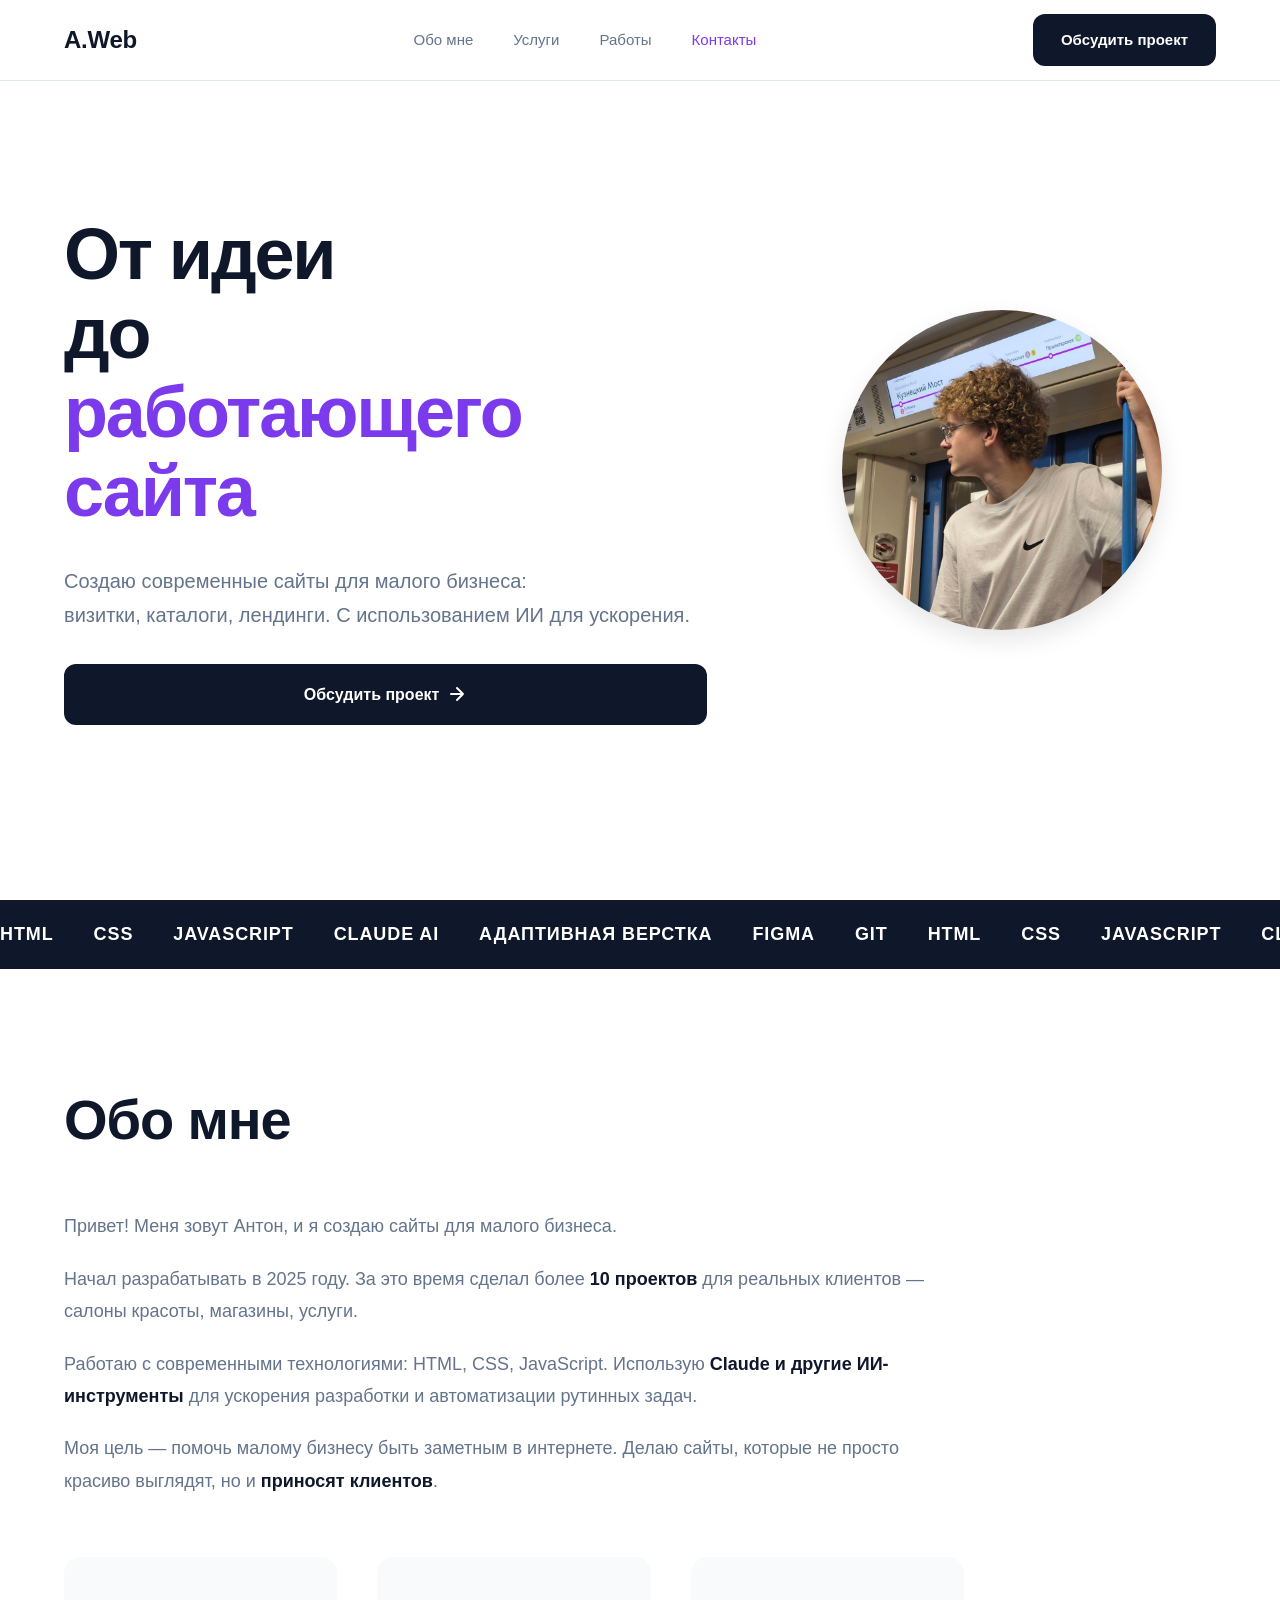
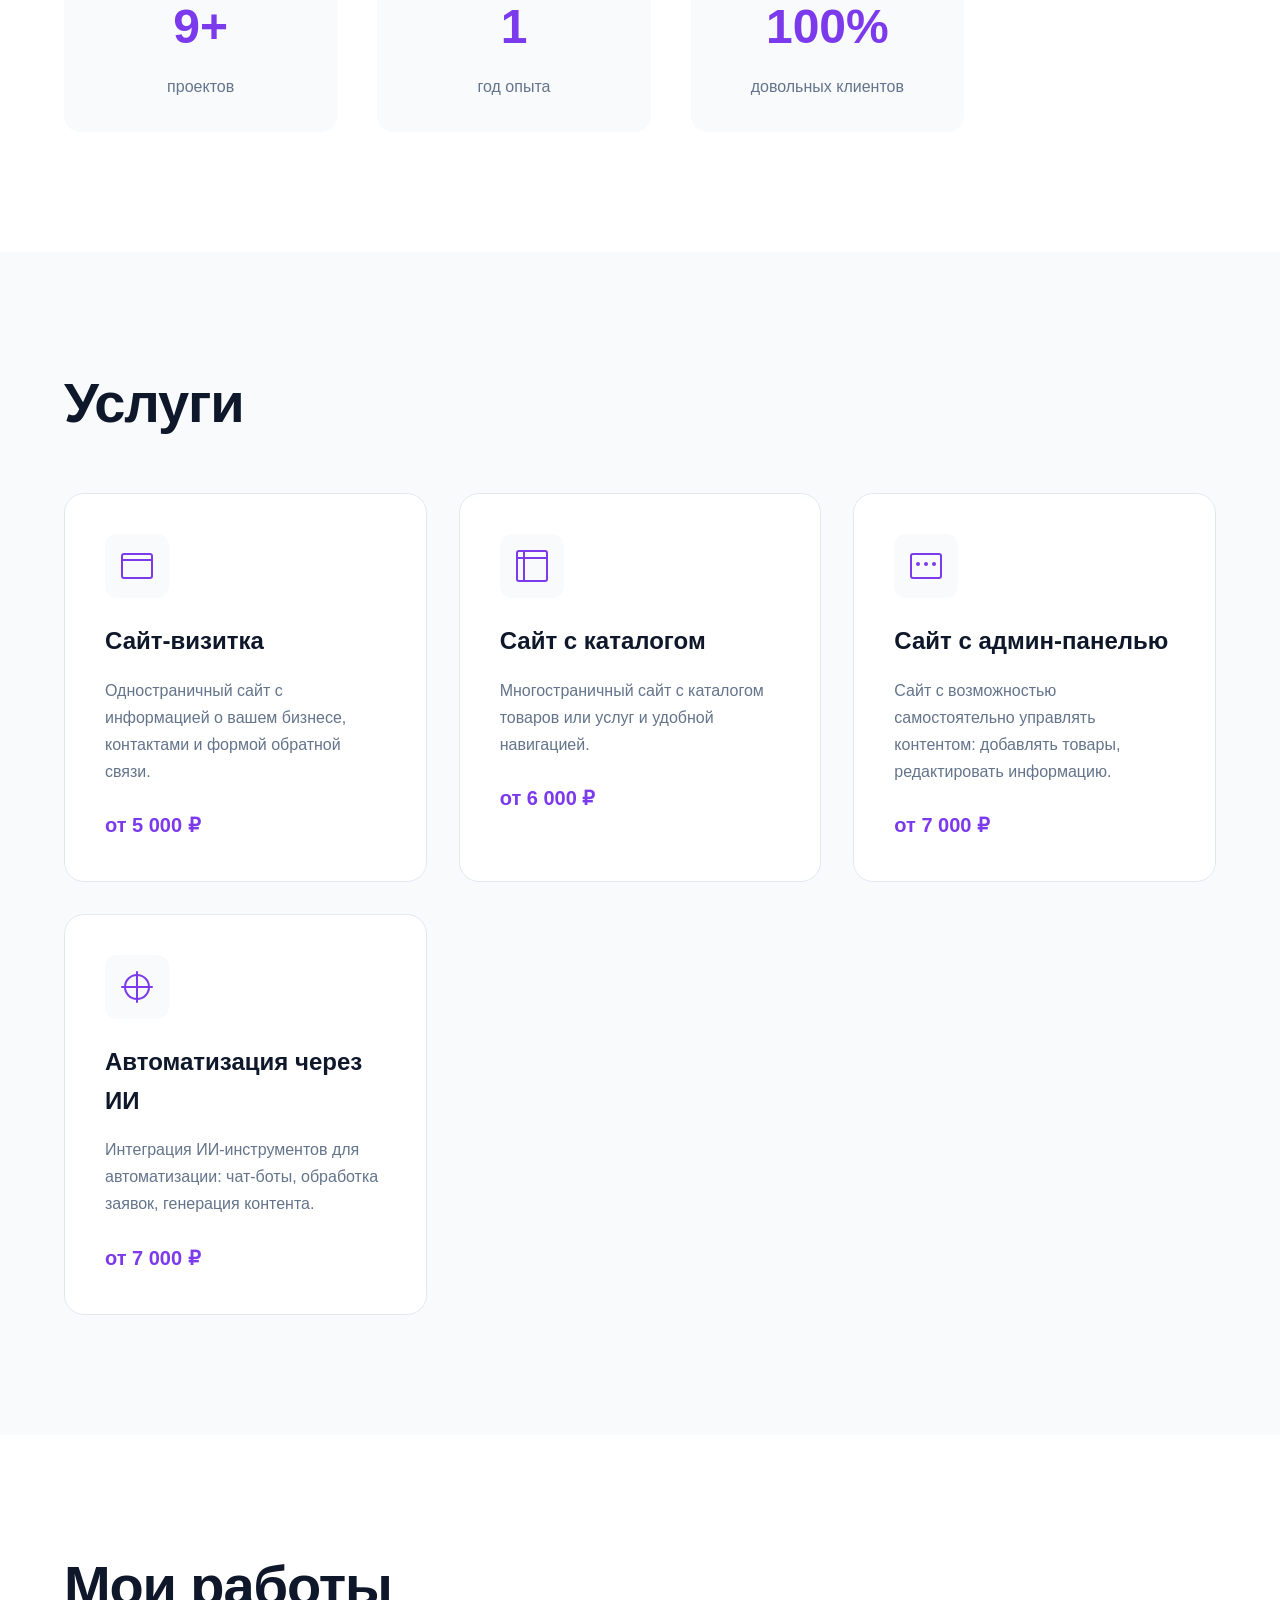
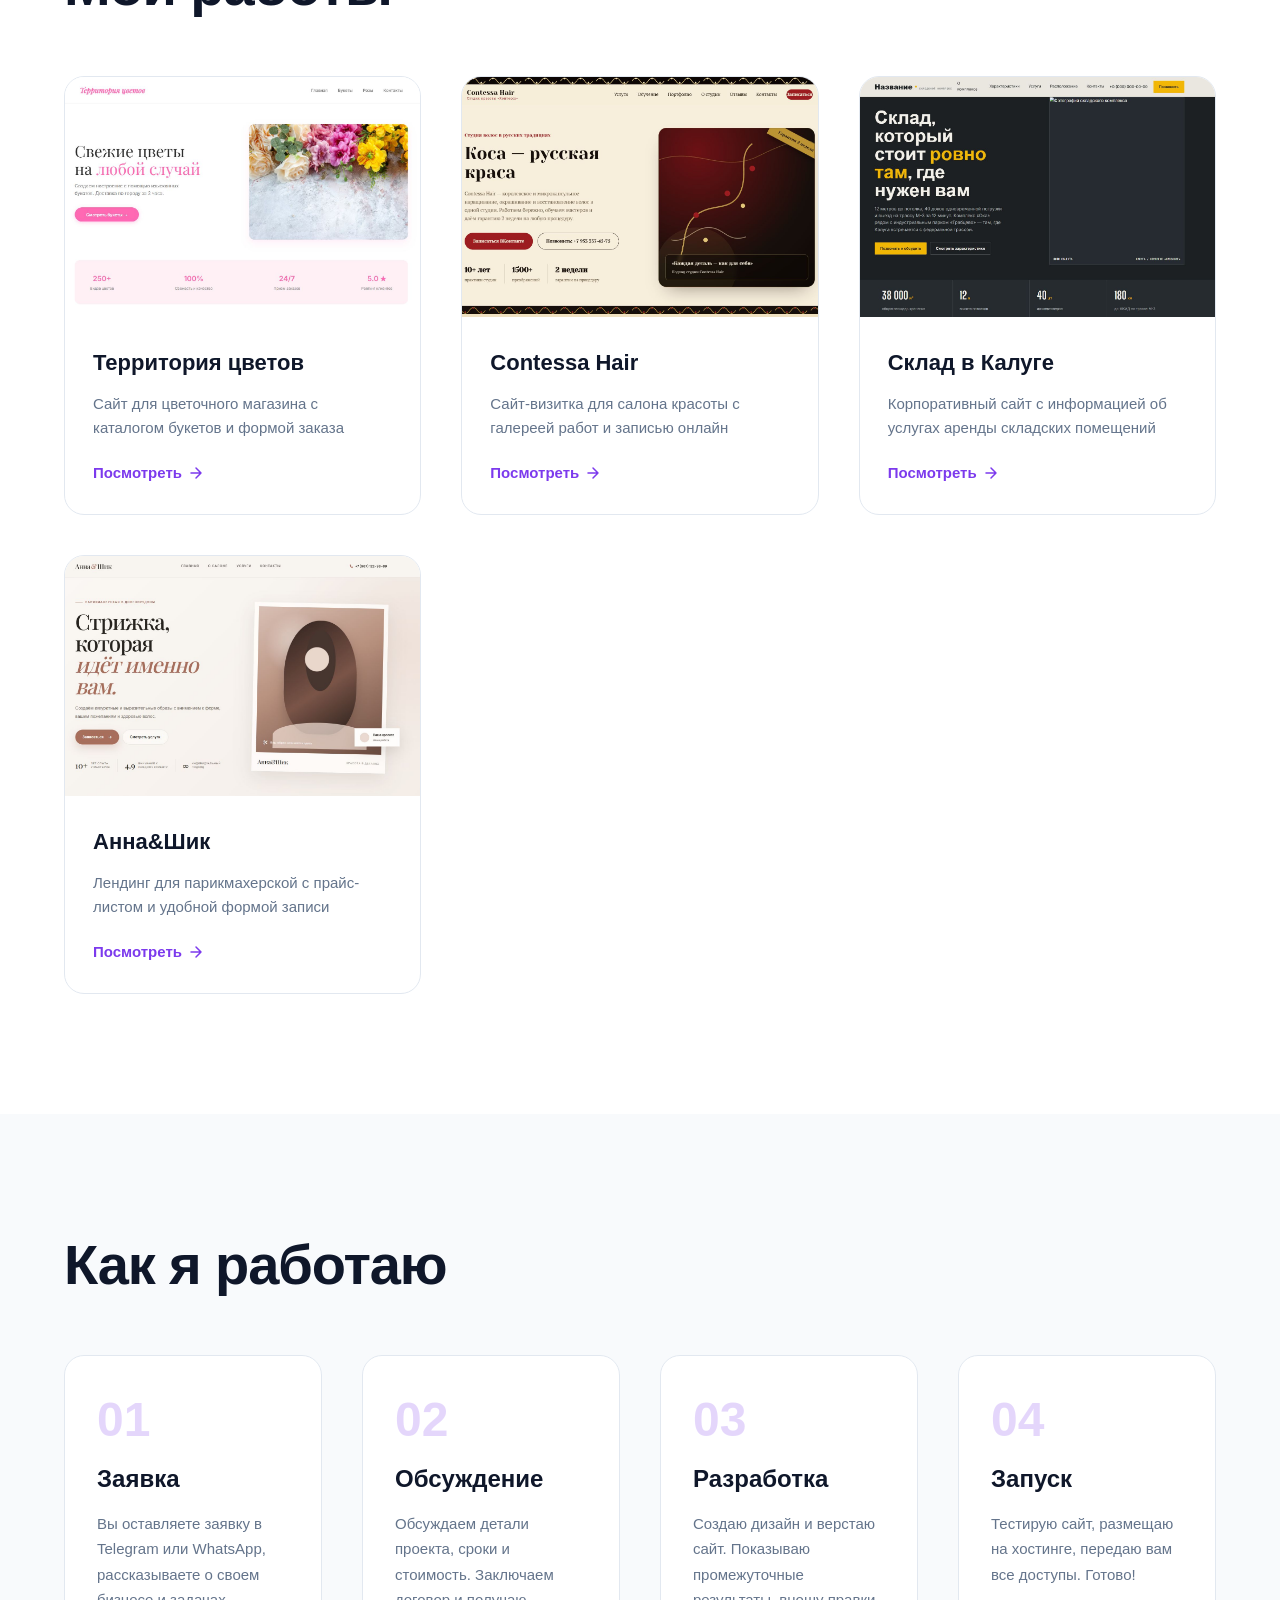
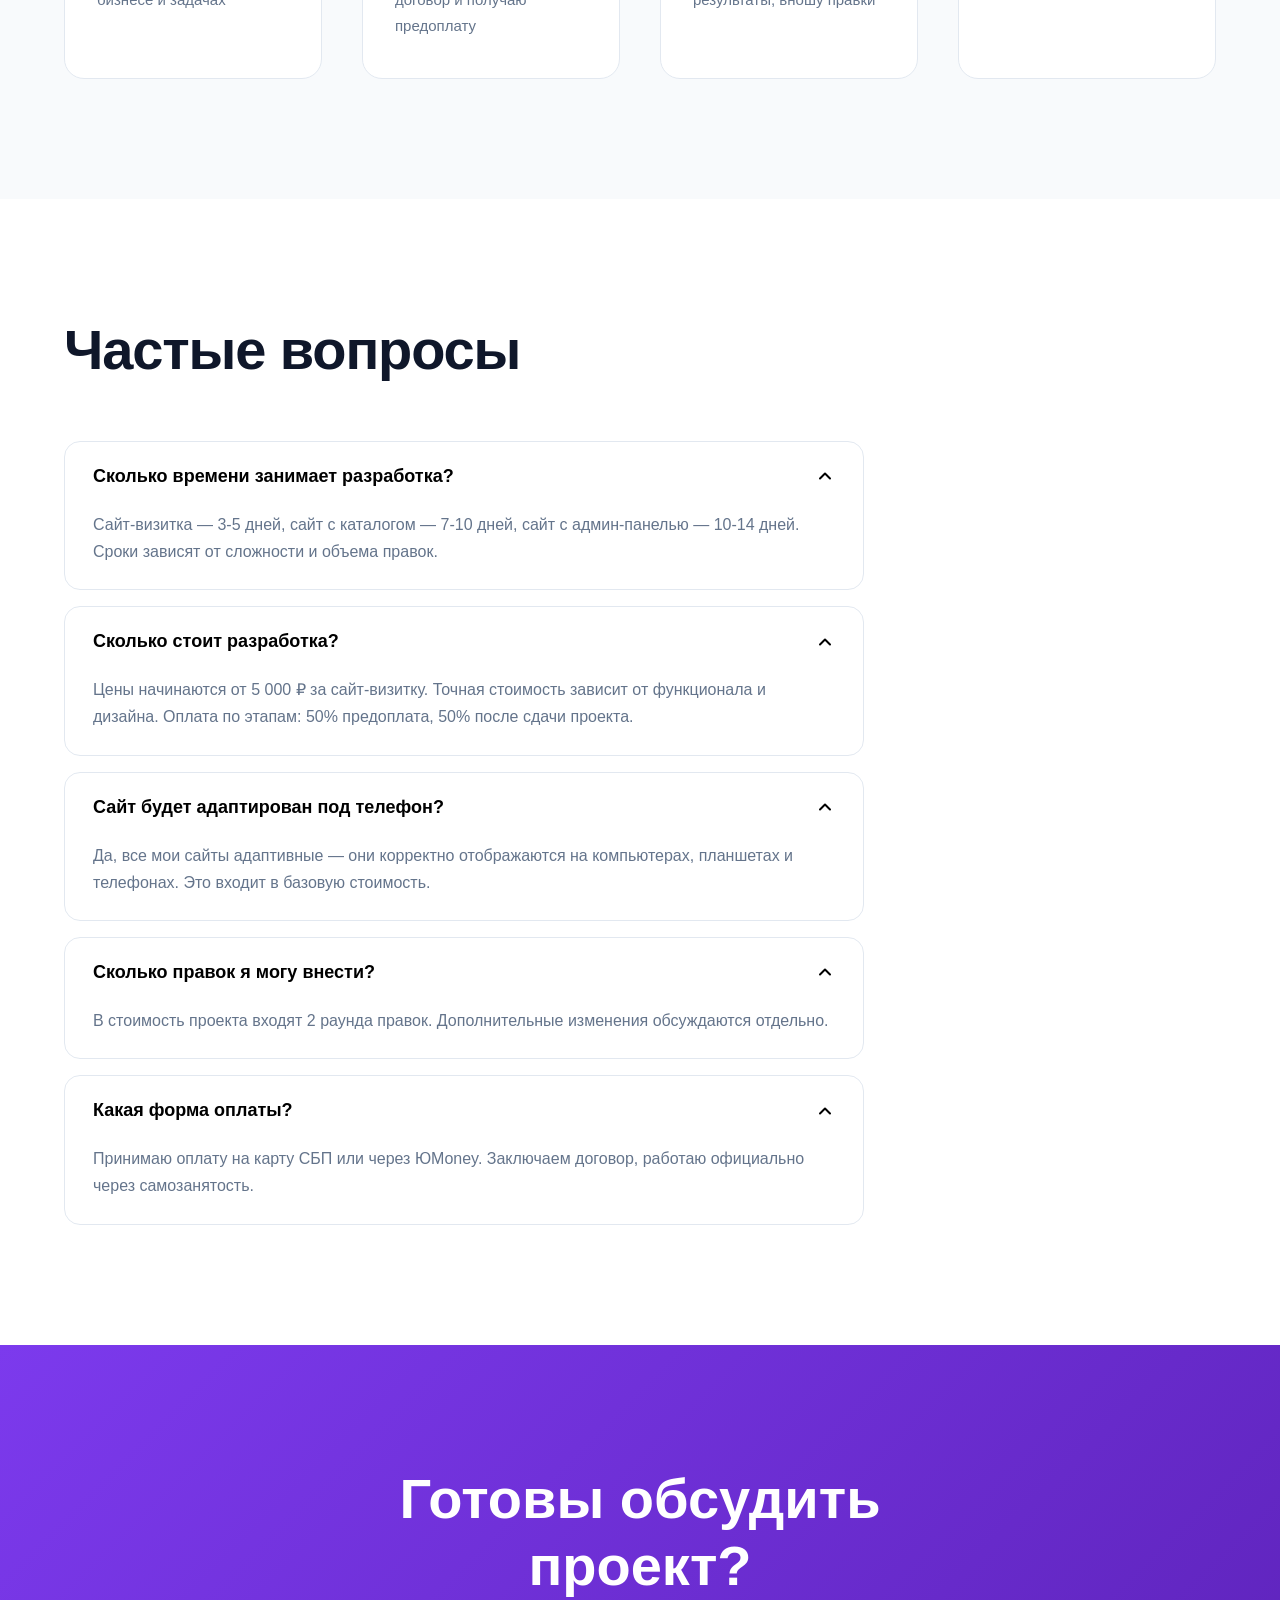
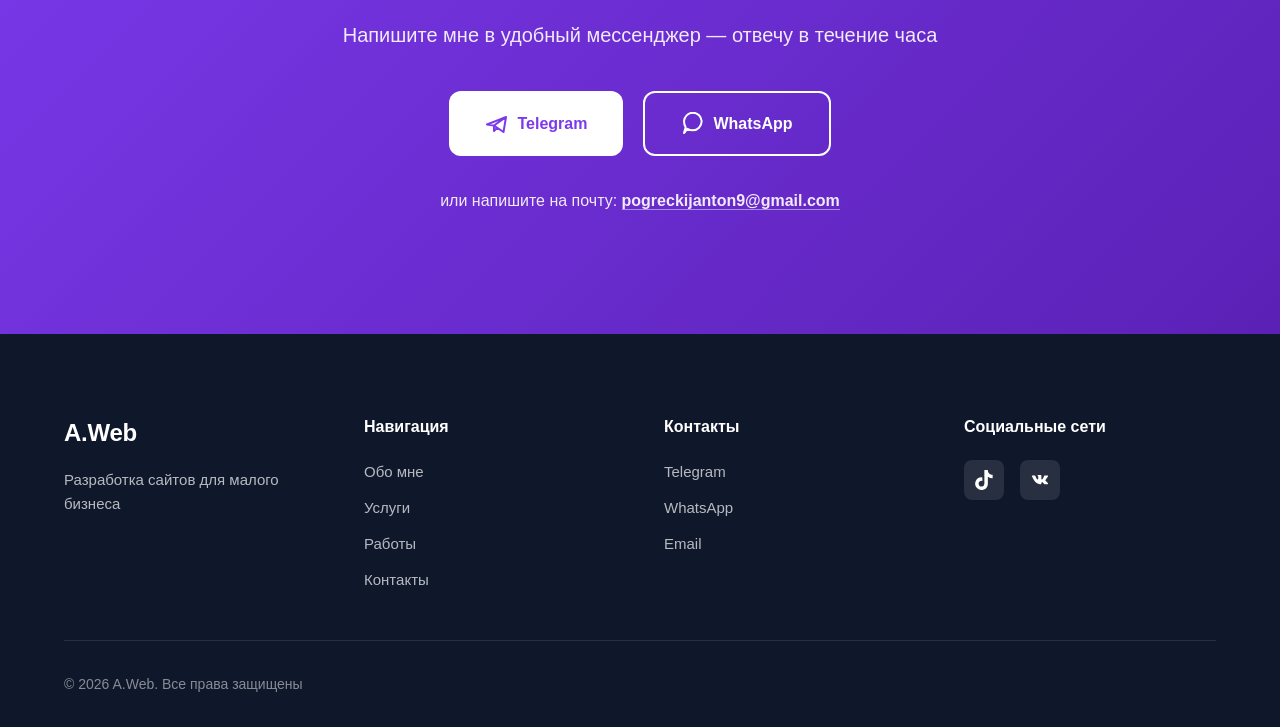
<file: index.html>
<!DOCTYPE html>
<html lang="ru">
<head>
    <meta charset="UTF-8">
    <meta name="viewport" content="width=device-width, initial-scale=1.0">
    <title>A.Web — Сайты для малого бизнеса</title>
    <meta name="description" content="Разработка сайтов для малого бизнеса. Визитки, каталоги, лендинги. Быстро, красиво, современно.">
    <link rel="stylesheet" href="style.css">
</head>
<body>
    <!-- Шапка -->
    <header class="header">
        <div class="container">
            <div class="header__inner">
                <a href="#" class="logo">A.Web</a>
                <nav class="nav">
                    <a href="#about" class="nav__link">Обо мне</a>
                    <a href="#services" class="nav__link">Услуги</a>
                    <a href="#works" class="nav__link">Работы</a>
                    <a href="#contact" class="nav__link">Контакты</a>
                </nav>
                <a href="@frzmanager" target="_blank" class="btn btn--primary">Обсудить проект</a>
                <button class="burger" aria-label="Меню">
                    <span></span>
                    <span></span>
                    <span></span>
                </button>
            </div>
        </div>
    </header>

    <!-- Мобильное меню -->
    <div class="mobile-menu">
        <nav class="mobile-menu__nav">
            <a href="#about" class="mobile-menu__link">Обо мне</a>
            <a href="#services" class="mobile-menu__link">Услуги</a>
            <a href="#works" class="mobile-menu__link">Работы</a>
            <a href="#contact" class="mobile-menu__link">Контакты</a>
            <a href="https://t.me/frzmanager" target="_blank" class="btn btn--primary">Обсудить проект</a>
        </nav>
    </div>

    <!-- Главный экран -->
    <section class="hero">
        <div class="container">
            <div class="hero__inner">
                <div class="hero__content">
                    <h1 class="hero__title fade-in">
                        От идеи<br>до<br><span class="text-accent">работающего сайта</span>
                    </h1>
                    <p class="hero__subtitle fade-in">
                        Создаю современные сайты для малого бизнеса: <br>визитки, каталоги, лендинги. С использованием ИИ для ускорения.
                    </p>
                    <a href="https://t.me/frzmanager" target="_blank" class="btn btn--large btn--primary fade-in">
                        Обсудить проект
                        <svg width="20" height="20" viewBox="0 0 20 20" fill="none">
                            <path d="M4 10H16M16 10L10 4M16 10L10 16" stroke="currentColor" stroke-width="2" stroke-linecap="round" stroke-linejoin="round"/>
                        </svg>
                    </a>
                </div>
                <div class="hero__image fade-in">
                    <div class="hero__photo">
                        <!-- Здесь будет ваша фотография -->
                        <img src="image\photonasite.jpg" alt="Фото разработчика A.Web">
                    </div>
                </div>
            </div>
        </div>
    </section>

    <!-- Бегущая строка -->
    <div class="marquee">
        <div class="marquee__content">
            <span>HTML</span>
            <span>CSS</span>
            <span>JavaScript</span>
            <span>Claude AI</span>
            <span>Адаптивная верстка</span>
            <span>Figma</span>
            <span>Git</span>
            <span>HTML</span>
            <span>CSS</span>
            <span>JavaScript</span>
            <span>Claude AI</span>
            <span>Адаптивная верстка</span>
            <span>Figma</span>
            <span>Git</span>
        </div>
    </div>

    <!-- Обо мне -->
    <section id="about" class="about section">
        <div class="container">
            <div class="about__inner">
                <div class="about__content reveal">
                    <h2 class="section__title">Обо мне</h2>
                    <div class="about__text">
                        <p>Привет! Меня зовут Антон, и я создаю сайты для малого бизнеса.</p>
                        <p>Начал разрабатывать в 2025 году. За это время сделал более <strong>10 проектов</strong> для реальных клиентов — салоны красоты, магазины, услуги.</p>
                        <p>Работаю с современными технологиями: HTML, CSS, JavaScript. Использую <strong>Claude и другие ИИ-инструменты</strong> для ускорения разработки и автоматизации рутинных задач.</p>
                        <p>Моя цель — помочь малому бизнесу быть заметным в интернете. Делаю сайты, которые не просто красиво выглядят, но и <strong>приносят клиентов</strong>.</p>
                    </div>
                    <div class="about__stats">
                        <div class="stat">
                            <div class="stat__number">10+</div>
                            <div class="stat__label">проектов</div>
                        </div>
                        <div class="stat">
                            <div class="stat__number">1</div>
                            <div class="stat__label">год опыта</div>
                        </div>
                        <div class="stat">
                            <div class="stat__number">100%</div>
                            <div class="stat__label">довольных клиентов</div>
                        </div>
                    </div>
                </div>
            </div>
        </div>
    </section>

    <!-- Услуги -->
    <section id="services" class="services section">
        <div class="container">
            <h2 class="section__title reveal">Услуги</h2>
            <div class="services__grid">
                <div class="service-card reveal">
                    <div class="service-card__icon">
                        <svg width="40" height="40" viewBox="0 0 40 40" fill="none">
                            <rect x="5" y="8" width="30" height="24" rx="2" stroke="currentColor" stroke-width="2"/>
                            <path d="M5 14H35" stroke="currentColor" stroke-width="2"/>
                        </svg>
                    </div>
                    <h3 class="service-card__title">Сайт-визитка</h3>
                    <p class="service-card__description">Одностраничный сайт с информацией о вашем бизнесе, контактами и формой обратной связи.</p>
                    <div class="service-card__price">от 5 000 ₽</div>
                </div>

                <div class="service-card reveal">
                    <div class="service-card__icon">
                        <svg width="40" height="40" viewBox="0 0 40 40" fill="none">
                            <rect x="5" y="5" width="30" height="30" rx="2" stroke="currentColor" stroke-width="2"/>
                            <path d="M5 12H35M12 5V35" stroke="currentColor" stroke-width="2"/>
                        </svg>
                    </div>
                    <h3 class="service-card__title">Сайт с каталогом</h3>
                    <p class="service-card__description">Многостраничный сайт с каталогом товаров или услуг и удобной навигацией.</p>
                    <div class="service-card__price">от 6 000 ₽</div>
                </div>

                <div class="service-card reveal">
                    <div class="service-card__icon">
                        <svg width="40" height="40" viewBox="0 0 40 40" fill="none">
                            <rect x="5" y="8" width="30" height="24" rx="2" stroke="currentColor" stroke-width="2"/>
                            <circle cx="12" cy="18" r="2" fill="currentColor"/>
                            <circle cx="20" cy="18" r="2" fill="currentColor"/>
                            <circle cx="28" cy="18" r="2" fill="currentColor"/>
                        </svg>
                    </div>
                    <h3 class="service-card__title">Сайт с админ-панелью</h3>
                    <p class="service-card__description">Сайт с возможностью самостоятельно управлять контентом: добавлять товары, редактировать информацию.</p>
                    <div class="service-card__price">от 7 000 ₽</div>
                </div>

                <div class="service-card reveal">
                    <div class="service-card__icon">
                        <svg width="40" height="40" viewBox="0 0 40 40" fill="none">
                            <path d="M20 5V35M5 20H35" stroke="currentColor" stroke-width="2" stroke-linecap="round"/>
                            <circle cx="20" cy="20" r="12" stroke="currentColor" stroke-width="2"/>
                        </svg>
                    </div>
                    <h3 class="service-card__title">Автоматизация через ИИ</h3>
                    <p class="service-card__description">Интеграция ИИ-инструментов для автоматизации: чат-боты, обработка заявок, генерация контента.</p>
                    <div class="service-card__price">от 7 000 ₽</div>
                </div>
            </div>
        </div>
    </section>

    <!-- Работы -->
    <section id="works" class="works section">
        <div class="container">
            <h2 class="section__title reveal">Мои работы</h2>
            <div class="works__grid">
                <article class="work-card reveal">
                    <div class="work-card__image">
                        <img src="image\flower.jpg" alt="Сайт для цветочного магазина Территория цветов">
                    </div>
                    <div class="work-card__content">
                        <h3 class="work-card__title">Территория цветов</h3>
                        <p class="work-card__description">Сайт для цветочного магазина с каталогом букетов и формой заказа</p>
                        <a href="https://froziiiixxxxo.github.io/territoriacvetov/" class="work-card__link">
                            Посмотреть
                            <svg width="16" height="16" viewBox="0 0 16 16" fill="none">
                                <path d="M3 8H13M13 8L8 3M13 8L8 13" stroke="currentColor" stroke-width="1.5" stroke-linecap="round" stroke-linejoin="round"/>
                            </svg>
                        </a>
                    </div>
                </article>

                <article class="work-card reveal">
                    <div class="work-card__image">
                        <img src="image\contessaa.jpg" alt="Сайт для салона красоты Contessa Hair">
                    </div>
                    <div class="work-card__content">
                        <h3 class="work-card__title">Contessa Hair</h3>
                        <p class="work-card__description">Сайт-визитка для салона красоты с галереей работ и записью онлайн</p>
                        <a href="https://froziiiixxxxo.github.io/contessahair/" class="work-card__link">
                            Посмотреть
                            <svg width="16" height="16" viewBox="0 0 16 16" fill="none">
                                <path d="M3 8H13M13 8L8 3M13 8L8 13" stroke="currentColor" stroke-width="1.5" stroke-linecap="round" stroke-linejoin="round"/>
                            </svg>
                        </a>
                    </div>
                </article>

                <article class="work-card reveal">
                    <div class="work-card__image">
                        <img src="image\sclad.jpg" alt="Сайт для склада в Калуге">
                    </div>
                    <div class="work-card__content">
                        <h3 class="work-card__title">Склад в Калуге</h3>
                        <p class="work-card__description">Корпоративный сайт с информацией об услугах аренды складских помещений</p>
                        <a href="https://froziiiixxxxo.github.io/sclad/" class="work-card__link">
                            Посмотреть
                            <svg width="16" height="16" viewBox="0 0 16 16" fill="none">
                                <path d="M3 8H13M13 8L8 3M13 8L8 13" stroke="currentColor" stroke-width="1.5" stroke-linecap="round" stroke-linejoin="round"/>
                            </svg>
                        </a>
                    </div>
                </article>

                <article class="work-card reveal">
                    <div class="work-card__image">
                        <img src="image\paricma.jpg" alt="Сайт для парикмахерской Анна&Шик">
                    </div>
                    <div class="work-card__content">
                        <h3 class="work-card__title">Анна&Шик</h3>
                        <p class="work-card__description">Лендинг для парикмахерской с прайс-листом и удобной формой записи</p>
                        <a href="https://froziiiixxxxo.github.io/Anna-Shik/" class="work-card__link">
                            Посмотреть
                            <svg width="16" height="16" viewBox="0 0 16 16" fill="none">
                                <path d="M3 8H13M13 8L8 3M13 8L8 13" stroke="currentColor" stroke-width="1.5" stroke-linecap="round" stroke-linejoin="round"/>
                            </svg>
                        </a>
                    </div>
                </article>
            </div>
        </div>
    </section>

    <!-- Как я работаю -->
    <section class="process section">
        <div class="container">
            <h2 class="section__title reveal">Как я работаю</h2>
            <div class="process__grid">
                <div class="process-step reveal">
                    <div class="process-step__number">01</div>
                    <h3 class="process-step__title">Заявка</h3>
                    <p class="process-step__description">Вы оставляете заявку в Telegram или WhatsApp, рассказываете о своем бизнесе и задачах</p>
                </div>
                <div class="process-step reveal">
                    <div class="process-step__number">02</div>
                    <h3 class="process-step__title">Обсуждение</h3>
                    <p class="process-step__description">Обсуждаем детали проекта, сроки и стоимость. Заключаем договор и получаю предоплату</p>
                </div>
                <div class="process-step reveal">
                    <div class="process-step__number">03</div>
                    <h3 class="process-step__title">Разработка</h3>
                    <p class="process-step__description">Создаю дизайн и верстаю сайт. Показываю промежуточные результаты, вношу правки</p>
                </div>
                <div class="process-step reveal">
                    <div class="process-step__number">04</div>
                    <h3 class="process-step__title">Запуск</h3>
                    <p class="process-step__description">Тестирую сайт, размещаю на хостинге, передаю вам все доступы. Готово!</p>
                </div>
            </div>
        </div>
    </section>

    <!-- FAQ -->
    <section class="faq section">
        <div class="container">
            <h2 class="section__title reveal">Частые вопросы</h2>
            <div class="faq__list">
                <div class="faq-item reveal">
                    <button class="faq-item__question">
                        Сколько времени занимает разработка?
                        <svg width="20" height="20" viewBox="0 0 20 20" fill="none">
                            <path d="M5 7.5L10 12.5L15 7.5" stroke="currentColor" stroke-width="2" stroke-linecap="round" stroke-linejoin="round"/>
                        </svg>
                    </button>
                    <div class="faq-item__answer">
                        <p>Сайт-визитка — 3-5 дней, сайт с каталогом — 7-10 дней, сайт с админ-панелью — 10-14 дней. Сроки зависят от сложности и объема правок.</p>
                    </div>
                </div>

                <div class="faq-item reveal">
                    <button class="faq-item__question">
                        Сколько стоит разработка?
                        <svg width="20" height="20" viewBox="0 0 20 20" fill="none">
                            <path d="M5 7.5L10 12.5L15 7.5" stroke="currentColor" stroke-width="2" stroke-linecap="round" stroke-linejoin="round"/>
                        </svg>
                    </button>
                    <div class="faq-item__answer">
                        <p>Цены начинаются от 5 000 ₽ за сайт-визитку. Точная стоимость зависит от функционала и дизайна. Оплата по этапам: 50% предоплата, 50% после сдачи проекта.</p>
                    </div>
                </div>

                <div class="faq-item reveal">
                    <button class="faq-item__question">
                        Сайт будет адаптирован под телефон?
                        <svg width="20" height="20" viewBox="0 0 20 20" fill="none">
                            <path d="M5 7.5L10 12.5L15 7.5" stroke="currentColor" stroke-width="2" stroke-linecap="round" stroke-linejoin="round"/>
                        </svg>
                    </button>
                    <div class="faq-item__answer">
                        <p>Да, все мои сайты адаптивные — они корректно отображаются на компьютерах, планшетах и телефонах. Это входит в базовую стоимость.</p>
                    </div>
                </div>

                <div class="faq-item reveal">
                    <button class="faq-item__question">
                        Сколько правок я могу внести?
                        <svg width="20" height="20" viewBox="0 0 20 20" fill="none">
                            <path d="M5 7.5L10 12.5L15 7.5" stroke="currentColor" stroke-width="2" stroke-linecap="round" stroke-linejoin="round"/>
                        </svg>
                    </button>
                    <div class="faq-item__answer">
                        <p>В стоимость проекта входят 2 раунда правок. Дополнительные изменения обсуждаются отдельно.</p>
                    </div>
                </div>

                <div class="faq-item reveal">
                    <button class="faq-item__question">
                        Какая форма оплаты?
                        <svg width="20" height="20" viewBox="0 0 20 20" fill="none">
                            <path d="M5 7.5L10 12.5L15 7.5" stroke="currentColor" stroke-width="2" stroke-linecap="round" stroke-linejoin="round"/>
                        </svg>
                    </button>
                    <div class="faq-item__answer">
                        <p>Принимаю оплату на карту СБП или через ЮMoney. Заключаем договор, работаю официально через самозанятость.</p>
                    </div>
                </div>
            </div>
        </div>
    </section>

    <!-- Контакты -->
    <section id="contact" class="contact section">
        <div class="container">
            <div class="contact__inner reveal">
                <h2 class="contact__title">Готовы обсудить проект?</h2>
                <p class="contact__subtitle">Напишите мне в удобный мессенджер — отвечу в течение часа</p>
                <div class="contact__buttons">
                    <a href="https://t.me/frzmanager" target="_blank" class="btn btn--large btn--primary">
                        <svg width="24" height="24" viewBox="0 0 24 24" fill="none">
                            <path d="M21 5L2 12.5L9 13.5M21 5L18.5 20L9 13.5M21 5L9 13.5M9 13.5V19L12.2488 15.7229" stroke="currentColor" stroke-width="2" stroke-linecap="round" stroke-linejoin="round"/>
                        </svg>
                        Telegram
                    </a>
                    <a href="https://wa.me/79507162049" target="_blank" class="btn btn--large btn--outline">
                        <svg width="24" height="24" viewBox="0 0 24 24" fill="none">
                            <path d="M3 21L4.65 15.3C3.63 13.6 3.06 11.62 3.06 9.57C3.06 4.73 7.02 0.769999 11.86 0.769999C14.2 0.769999 16.39 1.69 18.03 3.33C19.67 4.97 20.6 7.17 20.6 9.5C20.6 14.34 16.64 18.3 11.8 18.3C9.89 18.3 8.03 17.79 6.41 16.84L3 21Z" stroke="currentColor" stroke-width="2" stroke-linecap="round" stroke-linejoin="round"/>
                        </svg>
                        WhatsApp
                    </a>
                </div>
                <div class="contact__email">
                    или напишите на почту: <a href="mailto:pogreckijanton9@gmail.com">pogreckijanton9@gmail.com</a>
                </div>
            </div>
        </div>
    </section>

    <!-- Футер -->
    <footer class="footer">
        <div class="container">
            <div class="footer__inner">
                <div class="footer__column">
                    <div class="logo footer__logo">A.Web</div>
                    <p class="footer__text">Разработка сайтов для малого бизнеса</p>
                </div>
                <div class="footer__column">
                    <h4 class="footer__title">Навигация</h4>
                    <nav class="footer__nav">
                        <a href="#about" class="footer__link">Обо мне</a>
                        <a href="#services" class="footer__link">Услуги</a>
                        <a href="#works" class="footer__link">Работы</a>
                        <a href="#contact" class="footer__link">Контакты</a>
                    </nav>
                </div>
                <div class="footer__column">
                    <h4 class="footer__title">Контакты</h4>
                    <div class="footer__contacts">
                        <a href="@frzmanager" target="_blank" class="footer__link">Telegram</a>
                        <a href="https://wa.me/79507162049" target="_blank" class="footer__link">WhatsApp</a>
                        <a href="mailto:pogreckijanton9@gmail.com" class="footer__link">Email</a>
                    </div>
                </div>
                <div class="footer__column">
                    <h4 class="footer__title">Социальные сети</h4>
                    <div class="footer__socials">
                        <a href="https://www.tiktok.com/@awebdsgn?_r=1&_t=ZS-99pezVzcc20" target="_blank" class="footer__social" aria-label="TikTok">
                            <svg width="24" height="24" viewBox="0 0 24 24" fill="currentColor">
                                <path d="M19.59 6.69a4.83 4.83 0 0 1-3.77-4.25V2h-3.45v13.67a2.89 2.89 0 0 1-5.2 1.74 2.89 2.89 0 0 1 2.31-4.64 2.93 2.93 0 0 1 .88.13V9.4a6.84 6.84 0 0 0-1-.05A6.33 6.33 0 0 0 5 20.1a6.34 6.34 0 0 0 10.86-4.43v-7a8.16 8.16 0 0 0 4.77 1.52v-3.4a4.85 4.85 0 0 1-1-.1z"/>
                            </svg>
                        </a>
                        <a href="https://vk.ru/id1051755986" target="_blank" class="footer__social" aria-label="VK">
                            <svg width="24" height="24" viewBox="0 0 24 24" fill="currentColor">
                                <path d="M12.785 16.241s.288-.032.436-.193c.136-.148.131-.425.131-.425s-.019-1.297.582-1.488c.592-.188 1.354 1.254 2.161 1.808.612.42 1.076.328 1.076.328l2.163-.03s1.13-.07.594-.96c-.044-.073-.314-.661-1.615-1.87-1.36-1.264-1.178-1.059.461-3.243.999-1.332 1.398-2.145 1.274-2.493-.118-.332-.847-.244-.847-.244l-2.434.015s-.18-.025-.314.055c-.13.078-.214.261-.214.261s-.383 1.02-.894 1.889c-1.077 1.829-1.508 1.925-1.684 1.811-.409-.267-.307-1.074-.307-1.647 0-1.791.271-2.537-.529-2.73-.266-.064-.462-.106-1.143-.113-.874-.009-1.613.003-2.032.208-.279.136-.494.44-.363.458.162.022.529.099.724.364.252.343.243 1.114.243 1.114s.145 2.108-.338 2.369c-.331.179-.786-.187-1.762-1.859-.499-.85-.876-1.789-.876-1.789s-.073-.178-.203-.273c-.157-.115-.377-.152-.377-.152l-2.312.015s-.347.01-.474.161c-.113.134-.009.411-.009.411s1.804 4.225 3.845 6.35c1.872 1.948 3.995 1.82 3.995 1.82h.964z"/>
                            </svg>
                        </a>
                    </div>
                </div>
            </div>
            <div class="footer__bottom">
                <p class="footer__copy">© 2026 A.Web. Все права защищены</p>
            </div>
        </div>
    </footer>

    <script src="script.js"></script>
</body>
</html>
</file>
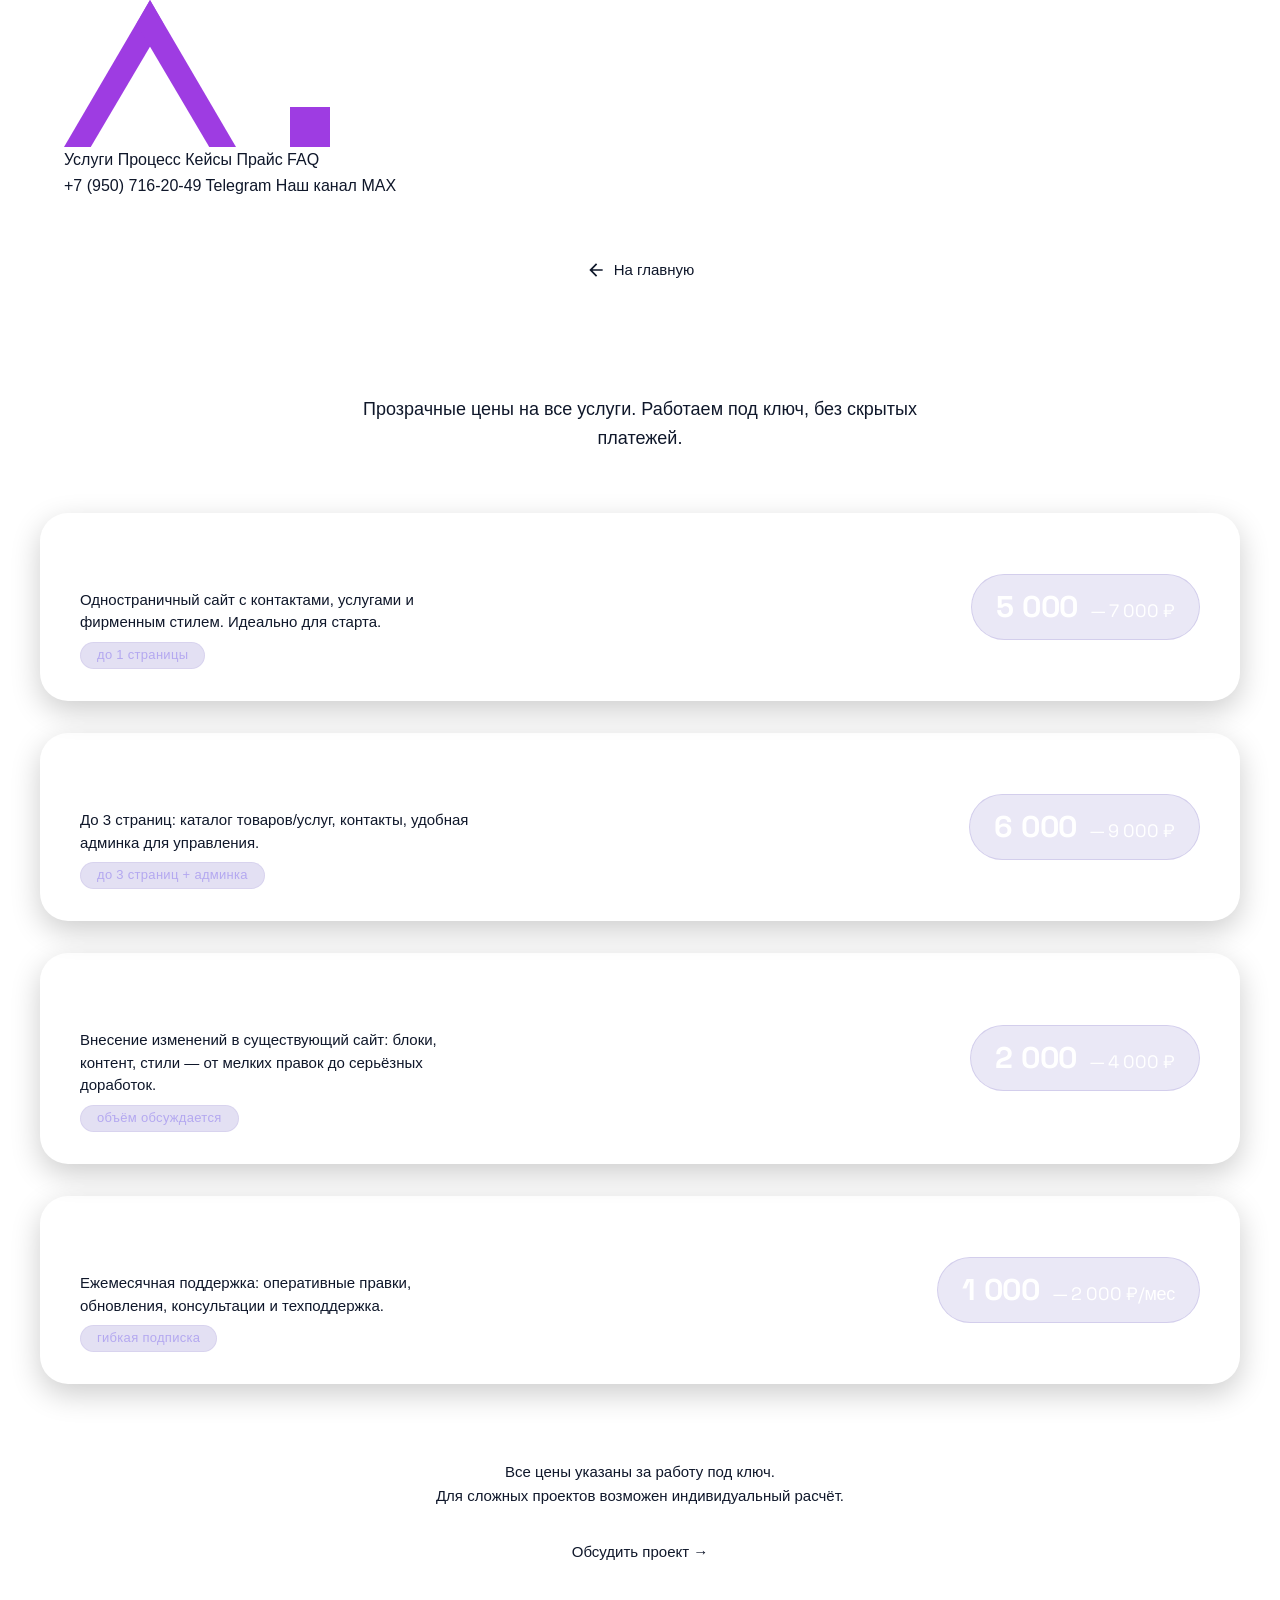
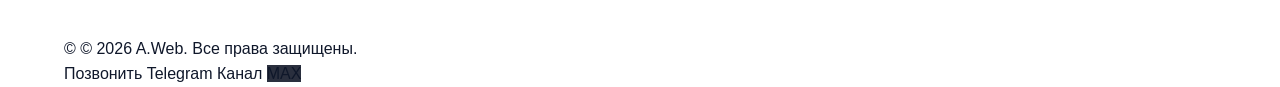
<file: price.html>
<!DOCTYPE html>
<html lang="ru">
<head>
    <meta charset="UTF-8" />
    <meta name="viewport" content="width=device-width, initial-scale=1.0" />
    <title>Прайс — A.Web</title>
    <link rel="stylesheet" href="style.css" />
    <link href="https://fonts.googleapis.com/css2?family=Inter:wght@300;400;500;600;700&family=Space+Grotesk:wght@400;600;700&display=swap" rel="stylesheet" />
    <style>
        /* Минимальные доопределения для страницы прайса — сохраняем атмосферу */
        .pricing-hero {
            padding: 60px 0 40px;
            text-align: center;
        }
        .pricing-hero h1 {
            font-family: 'Space Grotesk', sans-serif;
            font-size: 48px;
            font-weight: 700;
            letter-spacing: -1px;
            background: linear-gradient(135deg, #fff 30%, var(--text-muted) 100%);
            -webkit-background-clip: text;
            -webkit-text-fill-color: transparent;
            margin-bottom: 16px;
        }
        .pricing-hero p {
            color: var(--text-muted);
            font-size: 18px;
            max-width: 600px;
            margin: 0 auto;
        }

        .pricing-grid {
            display: flex;
            flex-direction: column;
            gap: 32px;
            padding: 20px 0 60px;
        }

        .pricing-card {
            background: var(--bg-card);
            border-radius: 28px;
            border: 1px solid var(--border-light);
            padding: 32px 40px;
            display: flex;
            flex-wrap: wrap;
            align-items: center;
            justify-content: space-between;
            transition: all 0.25s ease;
            box-shadow: 0 10px 30px rgba(0,0,0,0.2);
        }
        .pricing-card:hover {
            border-color: var(--accent);
            transform: translateY(-4px);
            box-shadow: 0 18px 40px rgba(0,0,0,0.4);
        }

        .pricing-info {
            flex: 2 1 260px;
        }
        .pricing-info h3 {
            font-family: 'Space Grotesk', sans-serif;
            font-size: 24px;
            font-weight: 600;
            color: #fff;
            margin-bottom: 6px;
            letter-spacing: -0.3px;
        }
        .pricing-info .desc {
            color: var(--text-muted);
            font-size: 15px;
            margin: 0;
            line-height: 1.5;
            max-width: 400px;
        }

        .pricing-price {
            flex: 0 0 auto;
            font-family: 'Space Grotesk', sans-serif;
            font-size: 30px;
            font-weight: 700;
            color: #fff;
            background: rgba(116, 101, 194, 0.15);
            padding: 8px 24px;
            border-radius: 60px;
            border: 1px solid rgba(116, 101, 194, 0.2);
            letter-spacing: -0.3px;
            white-space: nowrap;
        }
        .pricing-price small {
            font-size: 18px;
            font-weight: 400;
            color: var(--text-muted);
            margin-left: 4px;
        }

        .pricing-tag {
            display: inline-block;
            background: rgba(116, 101, 194, 0.2);
            color: #b4a8f0;
            font-size: 13px;
            font-weight: 500;
            padding: 2px 16px;
            border-radius: 30px;
            margin-top: 8px;
            letter-spacing: 0.3px;
            border: 1px solid rgba(116, 101, 194, 0.1);
        }

        .back-link {
            display: inline-flex;
            align-items: center;
            gap: 8px;
            color: var(--text-muted);
            text-decoration: none;
            font-size: 15px;
            font-weight: 500;
            transition: color 0.2s;
            margin-bottom: 20px;
        }
        .back-link:hover {
            color: #fff;
        }
        .back-link svg {
            width: 20px;
            height: 20px;
            fill: currentColor;
        }

        /* адаптив */
        @media (max-width: 700px) {
            .pricing-card {
                flex-direction: column;
                align-items: flex-start;
                gap: 20px;
                padding: 28px 24px;
            }
            .pricing-price {
                font-size: 26px;
                padding: 6px 20px;
                width: 100%;
                text-align: center;
            }
            .pricing-info h3 {
                font-size: 22px;
            }
            .pricing-hero h1 {
                font-size: 34px;
            }
        }
        @media (max-width: 480px) {
            .pricing-price {
                font-size: 22px;
                padding: 6px 12px;
            }
            .pricing-info .desc {
                font-size: 14px;
            }
        }
    </style>
</head>
<body>
    <header>
        <div class="container header-content">
            <a href="index.html" class="logo">
                <img src="logo.svg" alt="A.Web логотип" />
                <span style="display: none;">A.Web</span>
            </a>
            <nav class="nav-menu">
                <a href="index.html#services">Услуги</a>
                <a href="index.html#process">Процесс</a>
                <a href="index.html#portfolio">Кейсы</a>
                <a href="price.html">Прайс</a> 
                <a href="index.html#cta">FAQ</a>
            </nav>
            <div class="header-contacts">
                <a href="tel:89507162049" class="header-btn">+7 (950) 716-20-49</a>
                <a href="https://t.me/frzmanager" target="_blank" class="header-btn">Telegram</a>
                <a href="https://t.me/awebdsgn" target="_blank" class="btn-primary">Наш канал</a>
                <a href="https://max.ru/u/f9LHodD0cOKoqRkYAJp980hdGNXbHpd_I7XL5P9IJL-reOM5U3hCOmzCIoU" target="_blank" class="btn-max">MAX</a>
            </div>
        </div>
    </header>

    <div id="top"></div>

    <section class="pricing-hero">
        <div class="container">
            <a href="index.html" class="back-link">
                <svg viewBox="0 0 24 24"><path d="M20 11H7.83l5.59-5.59L12 4l-8 8 8 8 1.41-1.41L7.83 13H20v-2z"/></svg>
                На главную
            </a>
            <h1>Прайс-лист</h1>
            <p>Прозрачные цены на все услуги. Работаем под ключ, без скрытых платежей.</p>
        </div>
    </section>

    <section class="pricing-grid container">
        <!-- 1 -->
        <div class="pricing-card">
            <div class="pricing-info">
                <h3>Сайт-визитка</h3>
                <p class="desc">Одностраничный сайт с контактами, услугами и фирменным стилем. Идеально для старта.</p>
                <span class="pricing-tag">до 1 страницы</span>
            </div>
            <div class="pricing-price">5 000 <small>— 7 000 ₽</small></div>
        </div>

        <!-- 2 -->
        <div class="pricing-card">
            <div class="pricing-info">
                <h3>Сайт с каталогом</h3>
                <p class="desc">До 3 страниц: каталог товаров/услуг, контакты, удобная админка для управления.</p>
                <span class="pricing-tag">до 3 страниц + админка</span>
            </div>
            <div class="pricing-price">6 000 <small>— 9 000 ₽</small></div>
        </div>

        <!-- 3 -->
        <div class="pricing-card">
            <div class="pricing-info">
                <h3>Доработка / правка сайта</h3>
                <p class="desc">Внесение изменений в существующий сайт: блоки, контент, стили — от мелких правок до серьёзных доработок.</p>
                <span class="pricing-tag">объём обсуждается</span>
            </div>
            <div class="pricing-price">2 000 <small>— 4 000 ₽</small></div>
        </div>

        <!-- 4 -->
        <div class="pricing-card">
            <div class="pricing-info">
                <h3>Обслуживание сайта (подписка)</h3>
                <p class="desc">Ежемесячная поддержка: оперативные правки, обновления, консультации и техподдержка.</p>
                <span class="pricing-tag">гибкая подписка</span>
            </div>
            <div class="pricing-price">1 000 <small>— 2 000 ₽/мес</small></div>
        </div>

        <!-- дополнительный блок, чтобы было наглядно — можно убрать, но оставлю как “бонус” -->
        <div style="margin-top: 12px; text-align: center; color: var(--text-muted); font-size: 15px; border-top: 1px solid var(--border-light); padding-top: 32px;">
            <p style="max-width: 500px; margin: 0 auto;">Все цены указаны за работу под ключ. <br>Для сложных проектов возможен индивидуальный расчёт.</p>
            <div style="display: flex; justify-content: center; gap: 18px; flex-wrap: wrap; margin-top: 20px;">
                <a href="https://t.me/frzmanager" target="_blank" class="btn-cta-main" style="padding: 12px 34px;">Обсудить проект →</a>
            </div>
        </div>
    </section>

    <!-- Footer -->
    <footer>
        <div class="container footer-content">
            <div>
                <p class="copyright">&copy; © 2026 A.Web. Все права защищены.</p>
            </div>
            <div class="footer-links">
                <a href="tel:89507162049">Позвонить</a>
                <a href="https://t.me/frzmanager" target="_blank">Telegram</a>
                <a href="https://t.me/awebdsgn" target="_blank" class="footer-highlight">Канал</a>
                <a href="https://max.ru/u/f9LHodD0cOKoqRkYAJp980hdGNXbHpd_I7XL5P9IJL-reOM5U3hCOmzCIoU" target="_blank" class="footer-highlight" style="background: #2a2f3e;">MAX</a>
            </div>
        </div>
    </footer>
</body>
</html>
</file>
<file: style.css>
/* ============================================
   Общие стили и сброс
   ============================================ */

* {
    margin: 0;
    padding: 0;
    box-sizing: border-box;
}

:root {
    --color-primary: #7c3aed;
    --color-text: #0f172a;
    --color-text-light: #64748b;
    --color-bg: #ffffff;
    --color-bg-secondary: #f8fafc;
    --color-border: #e2e8f0;

    --font-main: -apple-system, BlinkMacSystemFont, 'Segoe UI', 'Roboto', 'Oxygen', 'Ubuntu', 'Cantarell', sans-serif;

    --transition: 0.3s ease;
    --shadow-sm: 0 1px 3px rgba(0, 0, 0, 0.05);
    --shadow-md: 0 4px 6px rgba(0, 0, 0, 0.07);
    --shadow-lg: 0 10px 25px rgba(0, 0, 0, 0.1);
}

html {
    scroll-behavior: smooth;
}

body {
    font-family: var(--font-main);
    font-size: 16px;
    line-height: 1.6;
    color: var(--color-text);
    background-color: var(--color-bg);
    overflow-x: hidden;
}

img {
    max-width: 100%;
    display: block;
}

a {
    text-decoration: none;
    color: inherit;
    transition: var(--transition);
}

button {
    border: none;
    background: none;
    cursor: pointer;
    font-family: inherit;
}

/* ============================================
   Контейнер
   ============================================ */

.container {
    max-width: 1200px;
    margin: 0 auto;
    padding: 0 24px;
}

/* ============================================
   Секции
   ============================================ */

.section {
    padding: 120px 0;
}

.section__title {
    font-size: clamp(36px, 5vw, 56px);
    font-weight: 700;
    line-height: 1.1;
    margin-bottom: 60px;
    letter-spacing: -0.02em;
}

/* ============================================
   Шапка
   ============================================ */

.header {
    position: fixed;
    top: 0;
    left: 0;
    width: 100%;
    z-index: 1000;
    background-color: rgba(255, 255, 255, 0.9);
    backdrop-filter: blur(10px);
    border-bottom: 1px solid var(--color-border);
    transition: var(--transition);
}

.header__inner {
    display: flex;
    align-items: center;
    justify-content: space-between;
    height: 80px;
}

.logo {
    font-size: 24px;
    font-weight: 700;
    letter-spacing: -0.01em;
}

.nav {
    display: flex;
    gap: 40px;
}

.nav__link {
    font-size: 15px;
    font-weight: 500;
    color: var(--color-text-light);
    transition: var(--transition);
}

.nav__link:hover {
    color: var(--color-primary);
}

.burger {
    display: none;
    flex-direction: column;
    gap: 5px;
    width: 28px;
    height: 28px;
    z-index: 1001;
}

.burger span {
    width: 100%;
    height: 2px;
    background-color: var(--color-text);
    transition: var(--transition);
}

.burger.active span:nth-child(1) {
    transform: rotate(45deg) translate(7px, 7px);
}

.burger.active span:nth-child(2) {
    opacity: 0;
}

.burger.active span:nth-child(3) {
    transform: rotate(-45deg) translate(6px, -6px);
}

/* ============================================
   Мобильное меню
   ============================================ */

.mobile-menu {
    position: fixed;
    top: 0;
    right: -100%;
    width: 100%;
    height: 100vh;
    background-color: var(--color-bg);
    z-index: 999;
    padding: 100px 24px 40px;
    transition: right 0.4s ease;
}

.mobile-menu.active {
    right: 0;
}

.mobile-menu__nav {
    display: flex;
    flex-direction: column;
    gap: 32px;
}

.mobile-menu__link {
    font-size: 24px;
    font-weight: 600;
    color: var(--color-text);
}

/* ============================================
   Кнопки
   ============================================ */

.btn {
    display: inline-flex;
    align-items: center;
    justify-content: center;
    gap: 8px;
    padding: 14px 28px;
    font-size: 15px;
    font-weight: 600;
    border-radius: 12px;
    transition: var(--transition);
    white-space: nowrap;
}

.btn--primary {
    background-color: var(--color-text);
    color: #fff;
}

.btn--primary:hover {
    background-color: var(--color-primary);
    transform: translateY(-2px);
    box-shadow: var(--shadow-lg);
}

.btn--outline {
    border: 2px solid var(--color-text);
    color: var(--color-text);
}

.btn--outline:hover {
    background-color: var(--color-text);
    color: #fff;
}

.btn--large {
    padding: 18px 36px;
    font-size: 16px;
}

/* ============================================
   Главный экран (Hero)
   ============================================ */

.hero {
    padding-top: 160px;
    padding-bottom: 120px;
    min-height: 100vh;
    display: flex;
    align-items: center;
}

.hero__inner {
    display: grid;
    grid-template-columns: 1.2fr 0.8fr;
    gap: 80px;
    align-items: center;
}

.hero__content {
    display: flex;
    flex-direction: column;
    gap: 32px;
}

.hero__title {
    font-size: clamp(42px, 6vw, 72px);
    font-weight: 700;
    line-height: 1.1;
    letter-spacing: -0.03em;
}

.text-accent {
    color: var(--color-primary);
}

.hero__subtitle {
    font-size: clamp(18px, 2vw, 20px);
    color: var(--color-text-light);
    line-height: 1.7;
}

.hero__image {
    position: relative;
}

.hero__photo {
    position: relative;
    width: 100%;
    max-width: 320px;
    aspect-ratio: 1;
    border-radius: 50%;
    overflow: hidden;
    box-shadow: var(--shadow-lg);
    margin: 0 auto;
}

.hero__photo img {
    width: 100%;
    height: 100%;
    object-fit: cover;
}

/* ============================================
   Бегущая строка
   ============================================ */

.marquee {
    background-color: var(--color-text);
    color: #fff;
    padding: 20px 0;
    overflow: hidden;
    white-space: nowrap;
}

.marquee__content {
    display: inline-flex;
    gap: 40px;
    animation: marquee 30s linear infinite;
}

.marquee__content span {
    font-size: 18px;
    font-weight: 600;
    letter-spacing: 0.05em;
    text-transform: uppercase;
}

@keyframes marquee {
    0% {
        transform: translateX(0);
    }
    100% {
        transform: translateX(-50%);
    }
}

/* ============================================
   Обо мне
   ============================================ */

.about__inner {
    max-width: 900px;
}

.about__text {
    display: flex;
    flex-direction: column;
    gap: 20px;
    font-size: 18px;
    line-height: 1.8;
    color: var(--color-text-light);
    margin-bottom: 60px;
}

.about__text strong {
    color: var(--color-text);
    font-weight: 600;
}

.about__stats {
    display: grid;
    grid-template-columns: repeat(3, 1fr);
    gap: 40px;
}

.stat {
    text-align: center;
    padding: 32px;
    background-color: var(--color-bg-secondary);
    border-radius: 16px;
    transition: var(--transition);
}

.stat:hover {
    transform: translateY(-4px);
    box-shadow: var(--shadow-md);
}

.stat__number {
    font-size: 48px;
    font-weight: 700;
    color: var(--color-primary);
    margin-bottom: 8px;
}

.stat__label {
    font-size: 16px;
    color: var(--color-text-light);
}

/* ============================================
   Услуги
   ============================================ */

.services {
    background-color: var(--color-bg-secondary);
}

.services__grid {
    display: grid;
    grid-template-columns: repeat(auto-fit, minmax(280px, 1fr));
    gap: 32px;
}

.service-card {
    background-color: var(--color-bg);
    padding: 40px;
    border-radius: 20px;
    border: 1px solid var(--color-border);
    transition: var(--transition);
}

.service-card:hover {
    transform: translateY(-8px);
    box-shadow: var(--shadow-lg);
    border-color: var(--color-primary);
}

.service-card__icon {
    width: 64px;
    height: 64px;
    display: flex;
    align-items: center;
    justify-content: center;
    background-color: var(--color-bg-secondary);
    border-radius: 12px;
    color: var(--color-primary);
    margin-bottom: 24px;
}

.service-card__title {
    font-size: 24px;
    font-weight: 600;
    margin-bottom: 16px;
}

.service-card__description {
    font-size: 16px;
    color: var(--color-text-light);
    line-height: 1.7;
    margin-bottom: 24px;
}

.service-card__price {
    font-size: 20px;
    font-weight: 700;
    color: var(--color-primary);
}

/* ============================================
   Работы
   ============================================ */

.works__grid {
    display: grid;
    grid-template-columns: repeat(auto-fit, minmax(320px, 1fr));
    gap: 40px;
}

.work-card {
    background-color: var(--color-bg);
    border-radius: 20px;
    overflow: hidden;
    border: 1px solid var(--color-border);
    transition: var(--transition);
}

.work-card:hover {
    transform: translateY(-8px);
    box-shadow: var(--shadow-lg);
}

.work-card__image {
    width: 100%;
    height: 240px;
    background-color: var(--color-bg-secondary);
    overflow: hidden;
}

.work-card__image img {
    width: 100%;
    height: 100%;
    object-fit: cover;
    transition: var(--transition);
}

.work-card:hover .work-card__image img {
    transform: scale(1.05);
}

.work-card__content {
    padding: 28px;
}

.work-card__title {
    font-size: 22px;
    font-weight: 600;
    margin-bottom: 12px;
}

.work-card__description {
    font-size: 15px;
    color: var(--color-text-light);
    line-height: 1.6;
    margin-bottom: 20px;
}

.work-card__link {
    display: inline-flex;
    align-items: center;
    gap: 6px;
    font-size: 15px;
    font-weight: 600;
    color: var(--color-primary);
    transition: var(--transition);
}

.work-card__link:hover {
    gap: 10px;
}

/* ============================================
   Процесс работы
   ============================================ */

.process {
    background-color: var(--color-bg-secondary);
}

.process__grid {
    display: grid;
    grid-template-columns: repeat(auto-fit, minmax(250px, 1fr));
    gap: 40px;
}

.process-step {
    position: relative;
    padding: 40px 32px;
    background-color: var(--color-bg);
    border-radius: 20px;
    border: 1px solid var(--color-border);
    transition: var(--transition);
}

.process-step:hover {
    transform: translateY(-4px);
    box-shadow: var(--shadow-md);
}

.process-step__number {
    font-size: 48px;
    font-weight: 700;
    color: var(--color-primary);
    opacity: 0.2;
    margin-bottom: 16px;
    line-height: 1;
}

.process-step__title {
    font-size: 24px;
    font-weight: 600;
    margin-bottom: 12px;
}

.process-step__description {
    font-size: 15px;
    color: var(--color-text-light);
    line-height: 1.7;
}

/* ============================================
   FAQ
   ============================================ */

.faq__list {
    max-width: 800px;
    display: flex;
    flex-direction: column;
    gap: 16px;
}

.faq-item {
    background-color: var(--color-bg);
    border: 1px solid var(--color-border);
    border-radius: 16px;
    overflow: hidden;
    transition: var(--transition);
}

.faq-item:hover {
    border-color: var(--color-primary);
}

.faq-item__question {
    width: 100%;
    display: flex;
    align-items: center;
    justify-content: space-between;
    padding: 24px 28px;
    font-size: 18px;
    font-weight: 600;
    text-align: left;
    cursor: pointer;
    transition: var(--transition);
}

.faq-item__question svg {
    flex-shrink: 0;
    transition: transform var(--transition);
}

.faq-item.active .faq-item__question svg {
    transform: rotate(180deg);
}

.faq-item__answer {
    max-height: 0;
    overflow: hidden;
    transition: max-height 0.4s ease;
}

.faq-item.active .faq-item__answer {
    max-height: 300px;
}

.faq-item__answer p {
    padding: 0 28px 24px;
    font-size: 16px;
    color: var(--color-text-light);
    line-height: 1.7;
}

/* ============================================
   Контакты
   ============================================ */

.contact {
    background: linear-gradient(135deg, var(--color-primary) 0%, #5b21b6 100%);
    color: #fff;
}

.contact__inner {
    text-align: center;
    max-width: 700px;
    margin: 0 auto;
}

.contact__title {
    font-size: clamp(36px, 5vw, 56px);
    font-weight: 700;
    margin-bottom: 20px;
    line-height: 1.2;
}

.contact__subtitle {
    font-size: 20px;
    margin-bottom: 40px;
    opacity: 0.9;
}

.contact__buttons {
    display: flex;
    gap: 20px;
    justify-content: center;
    flex-wrap: wrap;
    margin-bottom: 32px;
}

.contact__buttons .btn--primary {
    background-color: #fff;
    color: var(--color-primary);
}

.contact__buttons .btn--primary:hover {
    background-color: var(--color-bg-secondary);
    transform: translateY(-2px);
}

.contact__buttons .btn--outline {
    border-color: #fff;
    color: #fff;
}

.contact__buttons .btn--outline:hover {
    background-color: #fff;
    color: var(--color-primary);
}

.contact__email {
    font-size: 16px;
    opacity: 0.9;
}

.contact__email a {
    color: #fff;
    font-weight: 600;
    border-bottom: 1px solid rgba(255, 255, 255, 0.5);
}

.contact__email a:hover {
    border-bottom-color: #fff;
}

/* ============================================
   Футер
   ============================================ */

.footer {
    background-color: var(--color-text);
    color: #fff;
    padding: 80px 0 32px;
}

.footer__inner {
    display: grid;
    grid-template-columns: repeat(auto-fit, minmax(200px, 1fr));
    gap: 48px;
    margin-bottom: 48px;
}

.footer__logo {
    color: #fff;
    margin-bottom: 16px;
}

.footer__text {
    color: rgba(255, 255, 255, 0.7);
    font-size: 15px;
}

.footer__title {
    font-size: 16px;
    font-weight: 600;
    margin-bottom: 20px;
}

.footer__nav,
.footer__contacts {
    display: flex;
    flex-direction: column;
    gap: 12px;
}

.footer__link {
    color: rgba(255, 255, 255, 0.7);
    font-size: 15px;
    transition: var(--transition);
}

.footer__link:hover {
    color: var(--color-primary);
}

.footer__socials {
    display: flex;
    gap: 16px;
}

.footer__social {
    width: 40px;
    height: 40px;
    display: flex;
    align-items: center;
    justify-content: center;
    background-color: rgba(255, 255, 255, 0.1);
    border-radius: 8px;
    color: #fff;
    transition: var(--transition);
}

.footer__social:hover {
    background-color: var(--color-primary);
    transform: translateY(-2px);
}

.footer__bottom {
    padding-top: 32px;
    border-top: 1px solid rgba(255, 255, 255, 0.1);
    display: flex;
    justify-content: space-between;
    align-items: center;
    flex-wrap: wrap;
    gap: 16px;
}

.footer__copy {
    color: rgba(255, 255, 255, 0.5);
    font-size: 14px;
}

/* ============================================
   Анимации
   ============================================ */

.fade-in {
    opacity: 0;
    transform: translateY(30px);
    animation: fadeIn 0.8s ease forwards;
}

.fade-in:nth-child(2) {
    animation-delay: 0.2s;
}

.fade-in:nth-child(3) {
    animation-delay: 0.4s;
}

@keyframes fadeIn {
    to {
        opacity: 1;
        transform: translateY(0);
    }
}

.reveal {
    opacity: 0;
    transform: translateY(50px);
    transition: opacity 0.8s ease, transform 0.8s ease;
}

.reveal.active {
    opacity: 1;
    transform: translateY(0);
}

/* ============================================
   Адаптивность
   ============================================ */

@media (max-width: 1024px) {
    .hero__inner {
        grid-template-columns: 1fr;
        gap: 60px;
    }

    .hero__image {
        order: -1;
    }

    .hero__photo {
        max-width: 280px;
    }

    .section {
        padding: 80px 0;
    }

    .about__stats {
        grid-template-columns: repeat(3, 1fr);
        gap: 20px;
    }

    .stat {
        padding: 24px;
    }
}

@media (max-width: 768px) {
    .nav {
        display: none;
    }

    .header__inner .btn {
        display: none;
    }

    .burger {
        display: flex;
    }

    .hero {
        padding-top: 120px;
        padding-bottom: 80px;
        min-height: auto;
    }

    .section {
        padding: 60px 0;
    }

    .section__title {
        margin-bottom: 40px;
    }

    .about__stats {
        grid-template-columns: 1fr;
    }

    .services__grid,
    .works__grid {
        grid-template-columns: 1fr;
    }

    .process__grid {
        grid-template-columns: 1fr;
        gap: 24px;
    }

    .contact__buttons {
        flex-direction: column;
        align-items: stretch;
    }

    .footer__inner {
        grid-template-columns: 1fr;
        gap: 32px;
    }

    .footer__bottom {
        flex-direction: column;
        text-align: center;
    }
}

@media (max-width: 480px) {
    .container {
        padding: 0 16px;
    }

    .header__inner {
        height: 70px;
    }

    .logo {
        font-size: 20px;
    }

    .hero__photo {
        max-width: 240px;
    }

    .stat__number {
        font-size: 36px;
    }

    .service-card,
    .process-step {
        padding: 28px 20px;
    }

    .work-card__content {
        padding: 20px;
    }
}
</file>
